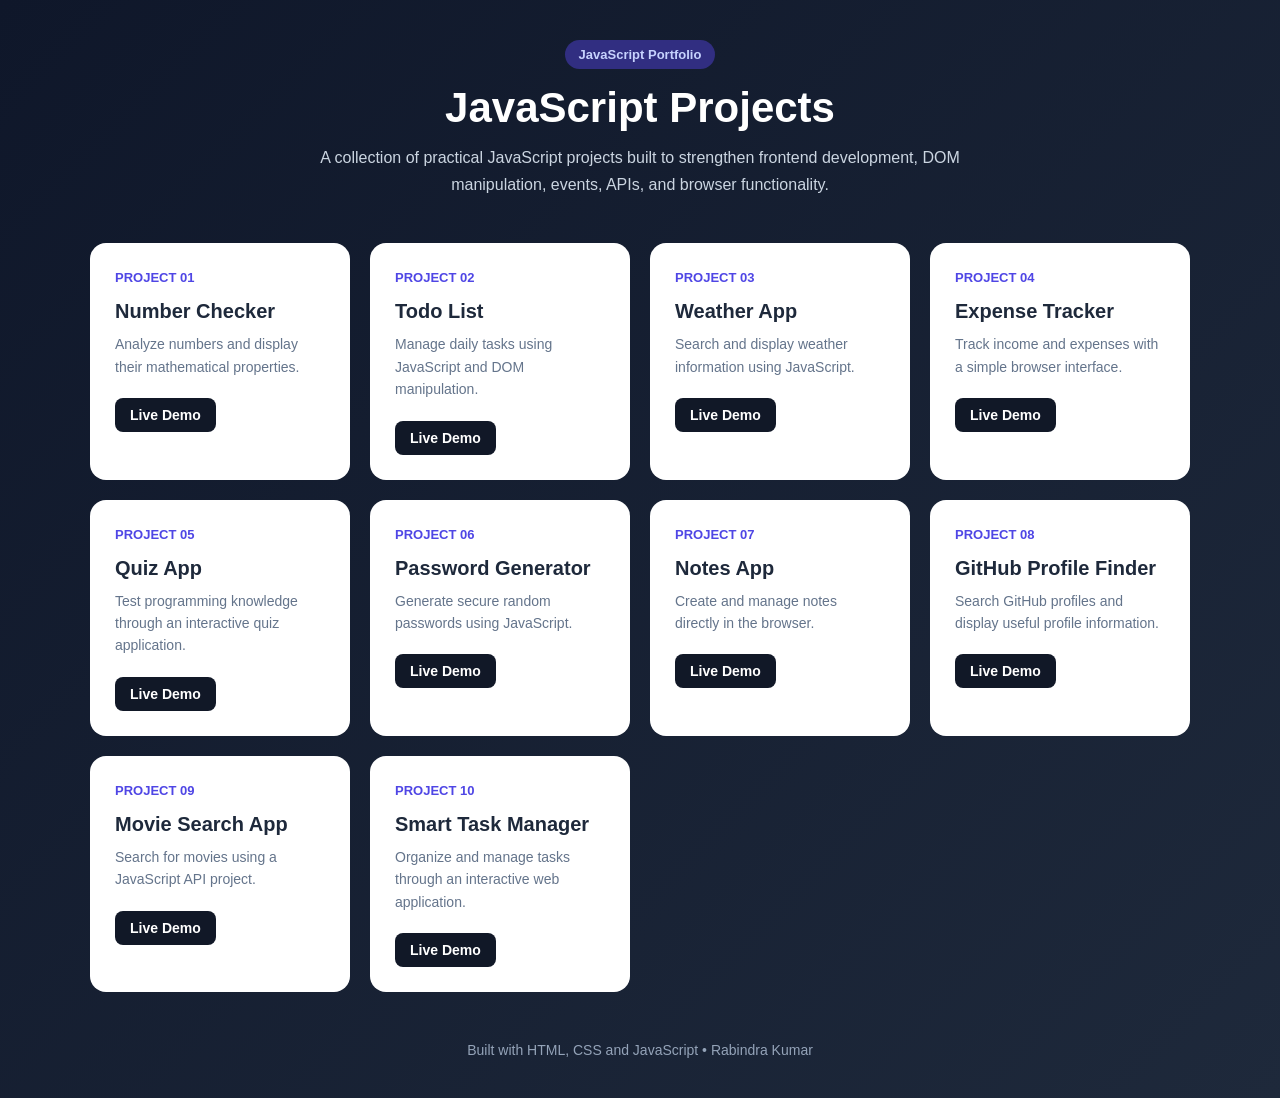
<file: index.html>
<!DOCTYPE html>
<html lang="en">
<head>
    <meta charset="UTF-8">

    <meta
        name="viewport"
        content="width=device-width, initial-scale=1.0"
    >

    <meta
        name="description"
        content="Rabindra Kumar's JavaScript Projects - Practical JavaScript projects built with HTML, CSS and JavaScript."
    >

    <title>JavaScript Projects | Rabindra Kumar</title>

    <style>
        * {
            margin: 0;
            padding: 0;
            box-sizing: border-box;
        }

        body {
            font-family:
                Arial,
                Helvetica,
                sans-serif;

            min-height: 100vh;
            padding: 40px 20px;

            background:
                linear-gradient(
                    135deg,
                    #0f172a,
                    #1e293b
                );

            color: #ffffff;
        }

        .container {
            width: 100%;
            max-width: 1100px;
            margin: auto;
        }

        header {
            text-align: center;
            margin-bottom: 45px;
        }

        .badge {
            display: inline-block;
            padding: 7px 14px;
            margin-bottom: 15px;

            border-radius: 20px;

            background: #312e81;
            color: #c7d2fe;

            font-size: 13px;
            font-weight: 600;
        }

        h1 {
            font-size: 42px;
            margin-bottom: 12px;
        }

        header p {
            max-width: 650px;
            margin: auto;

            color: #cbd5e1;
            line-height: 1.7;
        }

        .projects {
            display: grid;

            grid-template-columns:
                repeat(
                    auto-fit,
                    minmax(250px, 1fr)
                );

            gap: 20px;
        }

        .card {
            padding: 25px;

            background: #ffffff;
            color: #1e293b;

            border-radius: 16px;

            transition:
                transform 0.2s ease,
                box-shadow 0.2s ease;
        }

        .card:hover {
            transform: translateY(-5px);

            box-shadow:
                0 15px 35px
                rgba(0, 0, 0, 0.25);
        }

        .number {
            display: inline-block;

            margin-bottom: 15px;

            font-size: 13px;
            font-weight: 700;

            color: #4f46e5;
        }

        .card h2 {
            margin-bottom: 10px;
            font-size: 20px;
        }

        .card p {
            margin-bottom: 20px;

            color: #64748b;
            font-size: 14px;
            line-height: 1.6;
        }

        .btn {
            display: inline-block;

            padding: 9px 15px;

            border-radius: 8px;

            background: #111827;
            color: #ffffff;

            text-decoration: none;

            font-size: 14px;
            font-weight: 600;
        }

        .btn:hover {
            background: #374151;
        }

        footer {
            margin-top: 50px;

            text-align: center;

            color: #94a3b8;
            font-size: 14px;
        }

        @media (max-width: 600px) {
            body {
                padding: 25px 15px;
            }

            h1 {
                font-size: 32px;
            }

            .projects {
                grid-template-columns: 1fr;
            }
        }
    </style>
</head>

<body>

    <main class="container">

        <header>
            <span class="badge">
                JavaScript Portfolio
            </span>

            <h1>
                JavaScript Projects
            </h1>

            <p>
                A collection of practical JavaScript projects
                built to strengthen frontend development,
                DOM manipulation, events, APIs, and browser
                functionality.
            </p>
        </header>

        <section class="projects">

            <article class="card">
                <span class="number">PROJECT 01</span>

                <h2>Number Checker</h2>

                <p>
                    Analyze numbers and display their
                    mathematical properties.
                </p>

                <a
                    class="btn"
                    href="./Number-CheckerProject/"
                >
                    Live Demo
                </a>
            </article>

            <article class="card">
                <span class="number">PROJECT 02</span>

                <h2>Todo List</h2>

                <p>
                    Manage daily tasks using JavaScript
                    and DOM manipulation.
                </p>

                <a
                    class="btn"
                    href="./Todo-ListProject/"
                >
                    Live Demo
                </a>
            </article>

            <article class="card">
                <span class="number">PROJECT 03</span>

                <h2>Weather App</h2>

                <p>
                    Search and display weather information
                    using JavaScript.
                </p>

                <a
                    class="btn"
                    href="./Weather-App/"
                >
                    Live Demo
                </a>
            </article>

            <article class="card">
                <span class="number">PROJECT 04</span>

                <h2>Expense Tracker</h2>

                <p>
                    Track income and expenses with a
                    simple browser interface.
                </p>

                <a
                    class="btn"
                    href="./Expense-Tracker/"
                >
                    Live Demo
                </a>
            </article>

            <article class="card">
                <span class="number">PROJECT 05</span>

                <h2>Quiz App</h2>

                <p>
                    Test programming knowledge through
                    an interactive quiz application.
                </p>

                <a
                    class="btn"
                    href="./Quiz%20App/"
                >
                    Live Demo
                </a>
            </article>

            <article class="card">
                <span class="number">PROJECT 06</span>

                <h2>Password Generator</h2>

                <p>
                    Generate secure random passwords
                    using JavaScript.
                </p>

                <a
                    class="btn"
                    href="./Password-Generator/"
                >
                    Live Demo
                </a>
            </article>

            <article class="card">
                <span class="number">PROJECT 07</span>

                <h2>Notes App</h2>

                <p>
                    Create and manage notes directly
                    in the browser.
                </p>

                <a
                    class="btn"
                    href="./Notes%20App/"
                >
                    Live Demo
                </a>
            </article>

            <article class="card">
                <span class="number">PROJECT 08</span>

                <h2>GitHub Profile Finder</h2>

                <p>
                    Search GitHub profiles and display
                    useful profile information.
                </p>

                <a
                    class="btn"
                    href="./GitHub%20Profile%20Finder/"
                >
                    Live Demo
                </a>
            </article>

            <article class="card">
                <span class="number">PROJECT 09</span>

                <h2>Movie Search App</h2>

                <p>
                    Search for movies using a
                    JavaScript API project.
                </p>

                <a
                    class="btn"
                    href="./Movie%20Search%20App/"
                >
                    Live Demo
                </a>
            </article>

            <article class="card">
                <span class="number">PROJECT 10</span>

                <h2>Smart Task Manager</h2>

                <p>
                    Organize and manage tasks through
                    an interactive web application.
                </p>

                <a
                    class="btn"
                    href="./Smart-Task-Manager/"
                >
                    Live Demo
                </a>
            </article>

        </section>

        <footer>
            Built with HTML, CSS and JavaScript
            • Rabindra Kumar
        </footer>

    </main>

</body>
</html>
</file>
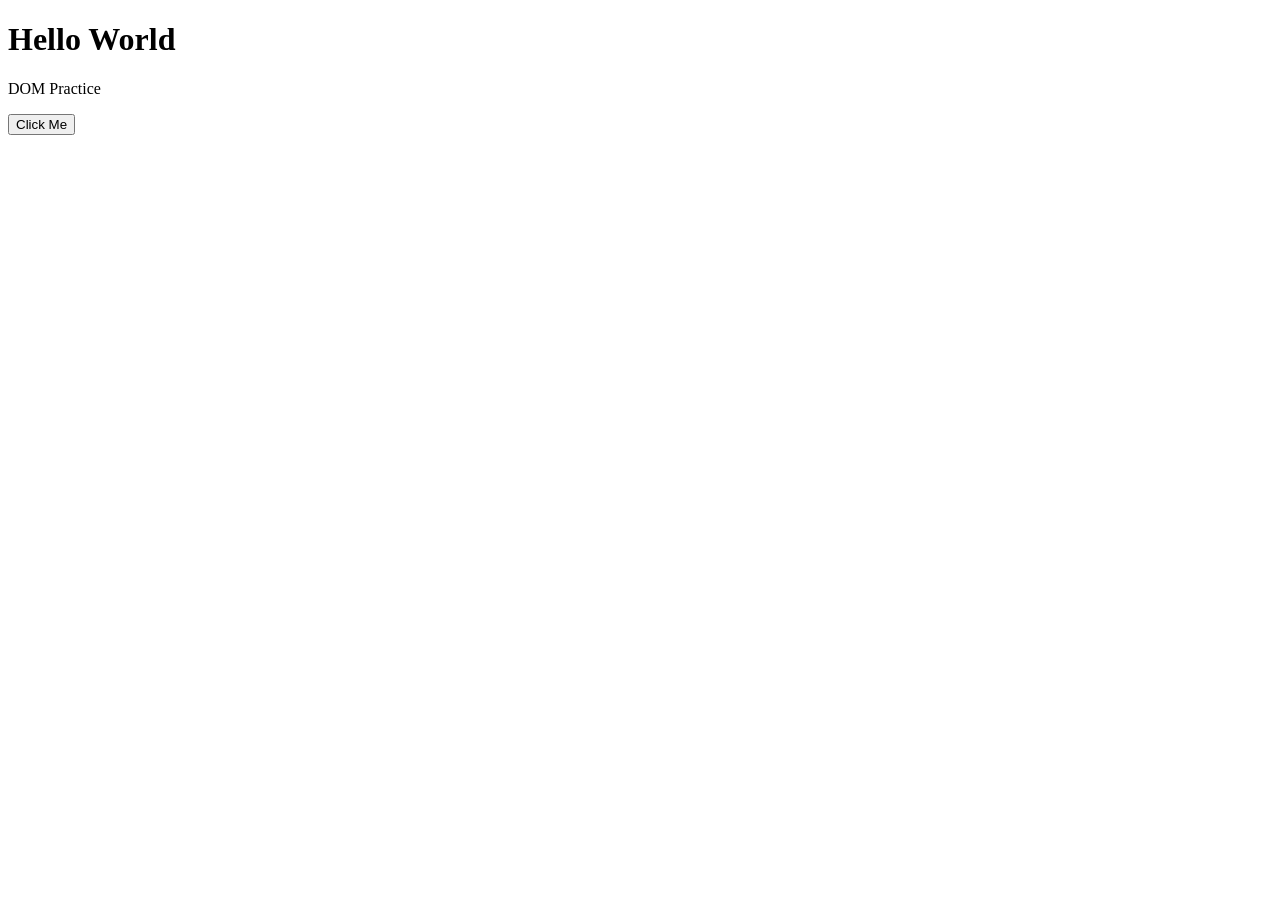
<file: DOM-Manipulation/index.html>
<!DOCTYPE html>
<html>
<head>
    <title>DOM Practice</title>
</head>
<body>

    <h1 id="title">Hello World</h1>
    <p id="text">DOM Practice</p>

    <div id="container"></div>

    <button id="btn">Click Me</button>

    <script src="select-elements.js"></script>
</body>
</html>
</file>
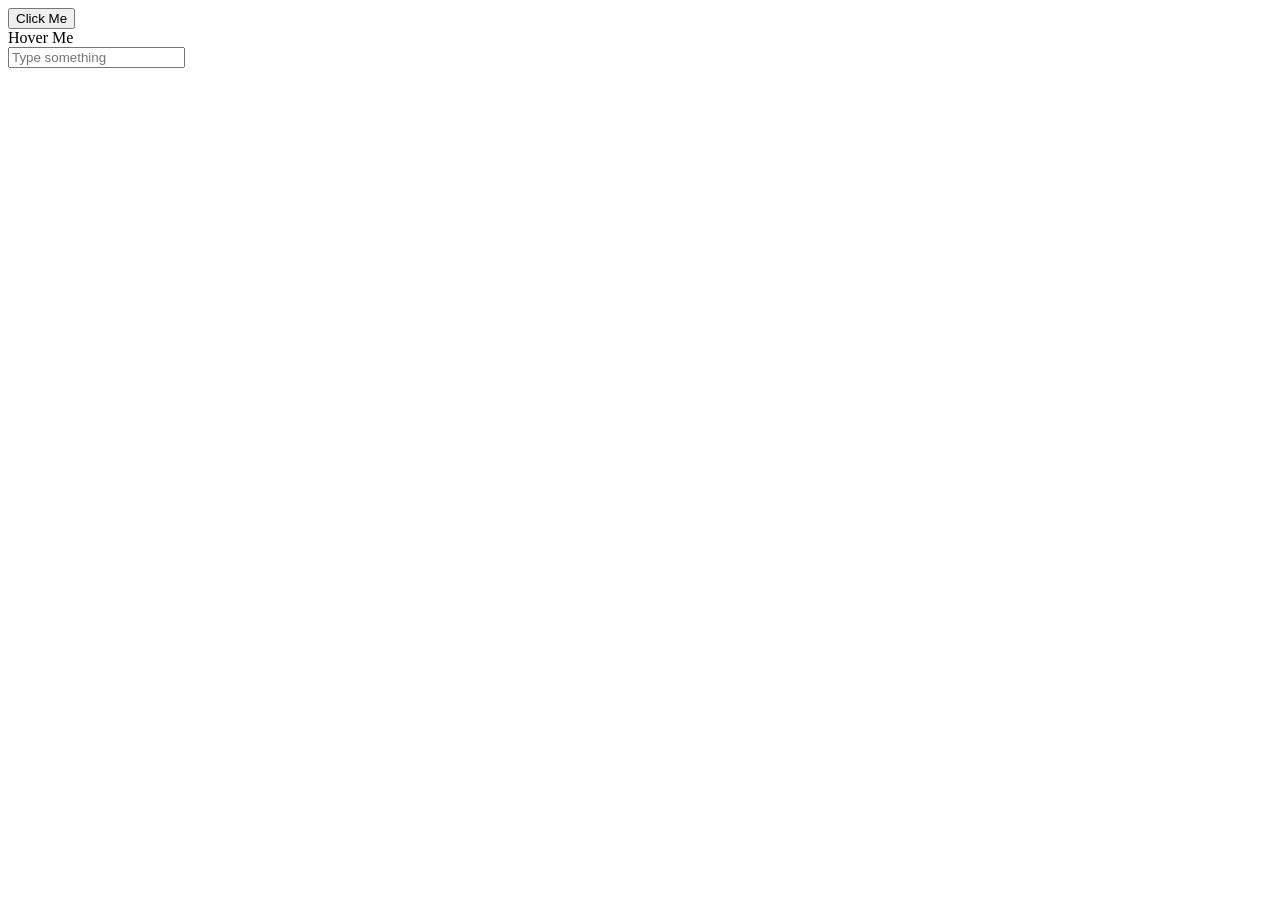
<file: Events/index.html>
<!DOCTYPE html>
<html>
<head>
    <title>Events Practice</title>
</head>
<body>

    <button id="btn">Click Me</button>

    <div id="box">Hover Me</div>

    <input id="input" placeholder="Type something">

    <script src="click-event.js"></script>
</body>
</html>
</file>
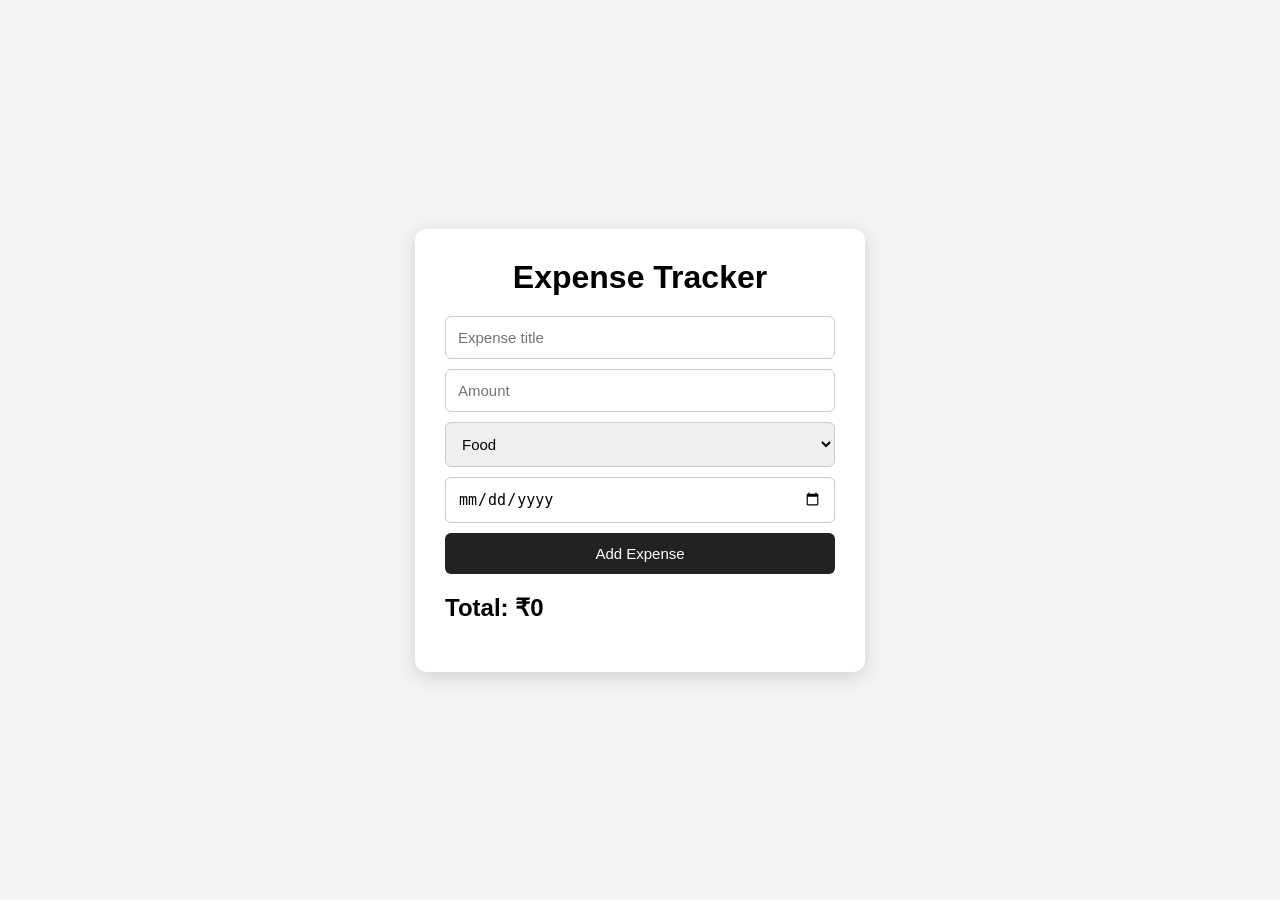
<file: Expense-Tracker/index.html>
<!DOCTYPE html>
<html lang="en">
<head>
    <meta charset="UTF-8">
    <meta name="viewport" content="width=device-width, initial-scale=1.0">
    <title>Expense Tracker</title>
    <link rel="stylesheet" href="style.css">
</head>
<body>

    <div class="container">
        <h1>Expense Tracker</h1>

        <form id="expenseForm">
            <input type="text" id="title" placeholder="Expense title" required>

            <input type="number" id="amount" placeholder="Amount" min="0" required>

            <select id="category">
                <option value="Food">Food</option>
                <option value="Travel">Travel</option>
                <option value="Shopping">Shopping</option>
                <option value="Other">Other</option>
            </select>

            <input type="date" id="date" required>

            <button type="submit">Add Expense</button>
        </form>

        <h2>Total: ₹<span id="total">0</span></h2>

        <ul id="expenseList"></ul>
    </div>

    <script src="script.js"></script>
</body>
</html>
</file>
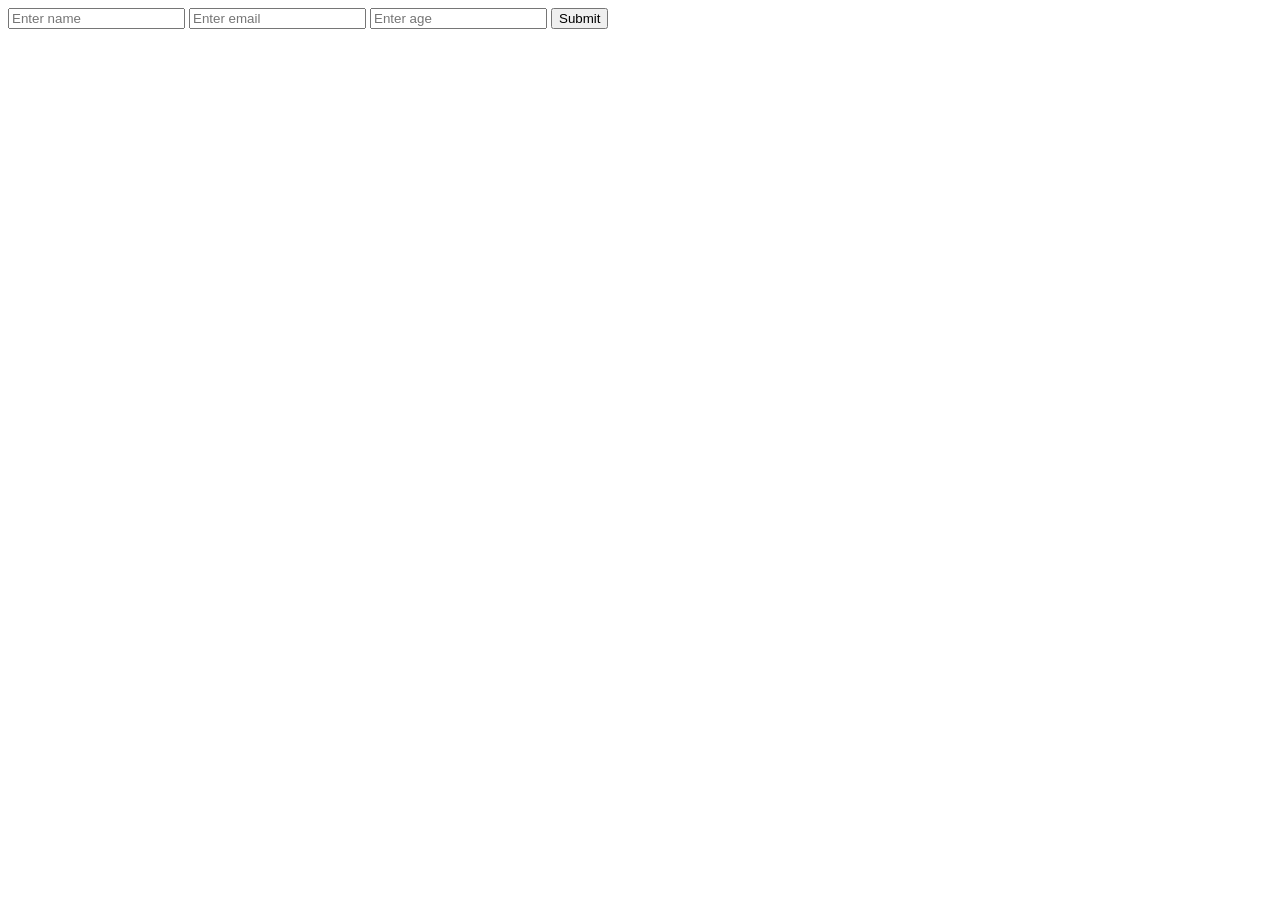
<file: Form-Handling/index.html>
<!DOCTYPE html>
<html>
<head>
    <title>Form Handling Practice</title>
</head>
<body>

    <form id="userForm">

     <input id="name" name="name" type="text" placeholder="Enter name">
<input id="email" name="email" type="email" placeholder="Enter email">
<input id="age" name="age" type="number" placeholder="Enter age">

        <button type="submit">Submit</button>

    </form>

    <p id="result"></p>

    <script src="form-submit.js"></script>
</body>
</html>
</file>
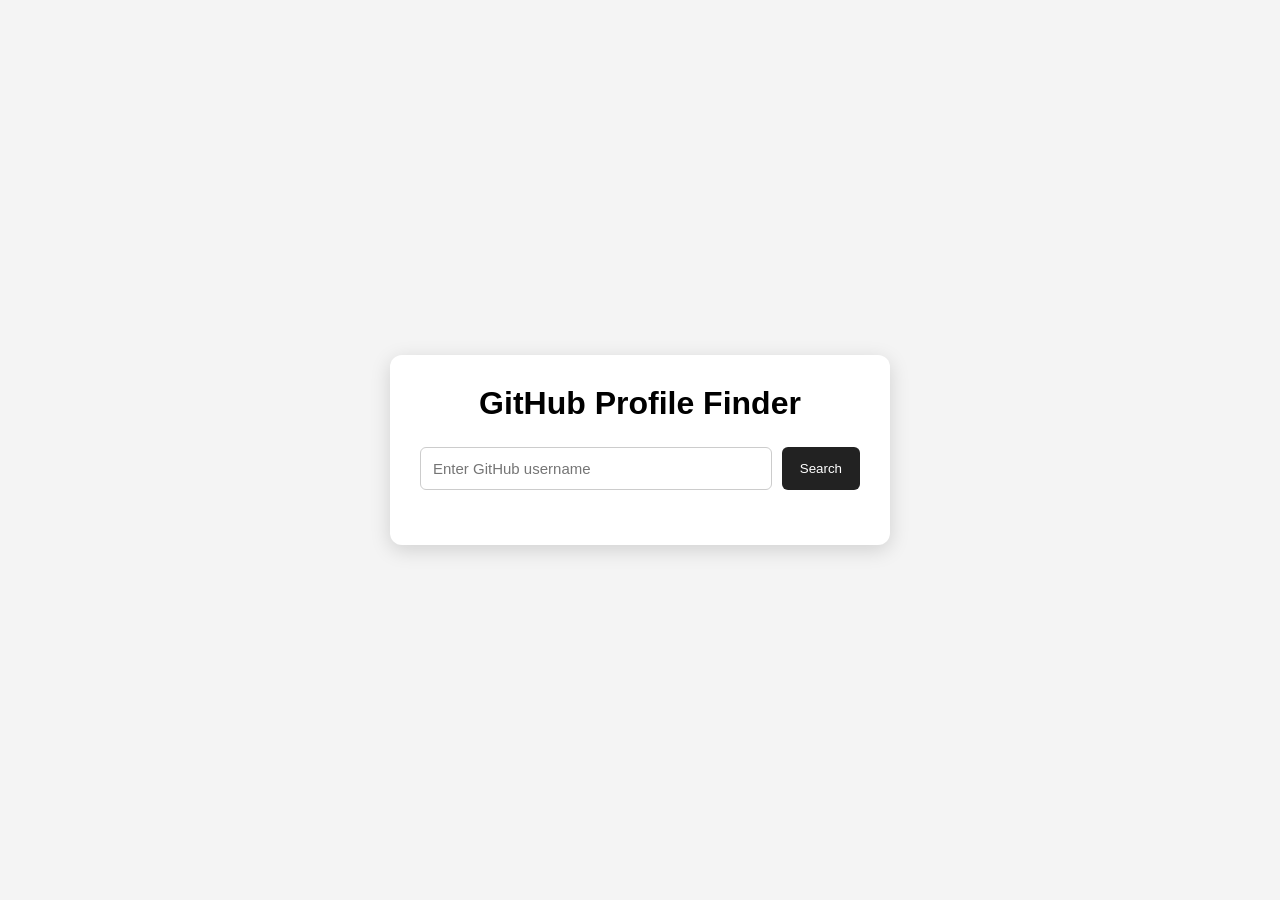
<file: GitHub Profile Finder/index.html>
<!DOCTYPE html>
<html lang="en">
<head>
    <meta charset="UTF-8">
    <meta name="viewport" content="width=device-width, initial-scale=1.0">
    <title>GitHub Profile Finder</title>
    <link rel="stylesheet" href="style.css">
</head>
<body>

    <div class="container">
        <h1>GitHub Profile Finder</h1>

        <div class="search-box">
            <input
                type="text"
                id="usernameInput"
                placeholder="Enter GitHub username"
            >
            <button id="searchBtn">Search</button>
        </div>

        <p id="message"></p>

        <div id="profile"></div>
    </div>

    <script src="script.js"></script>
</body>
</html>
</file>
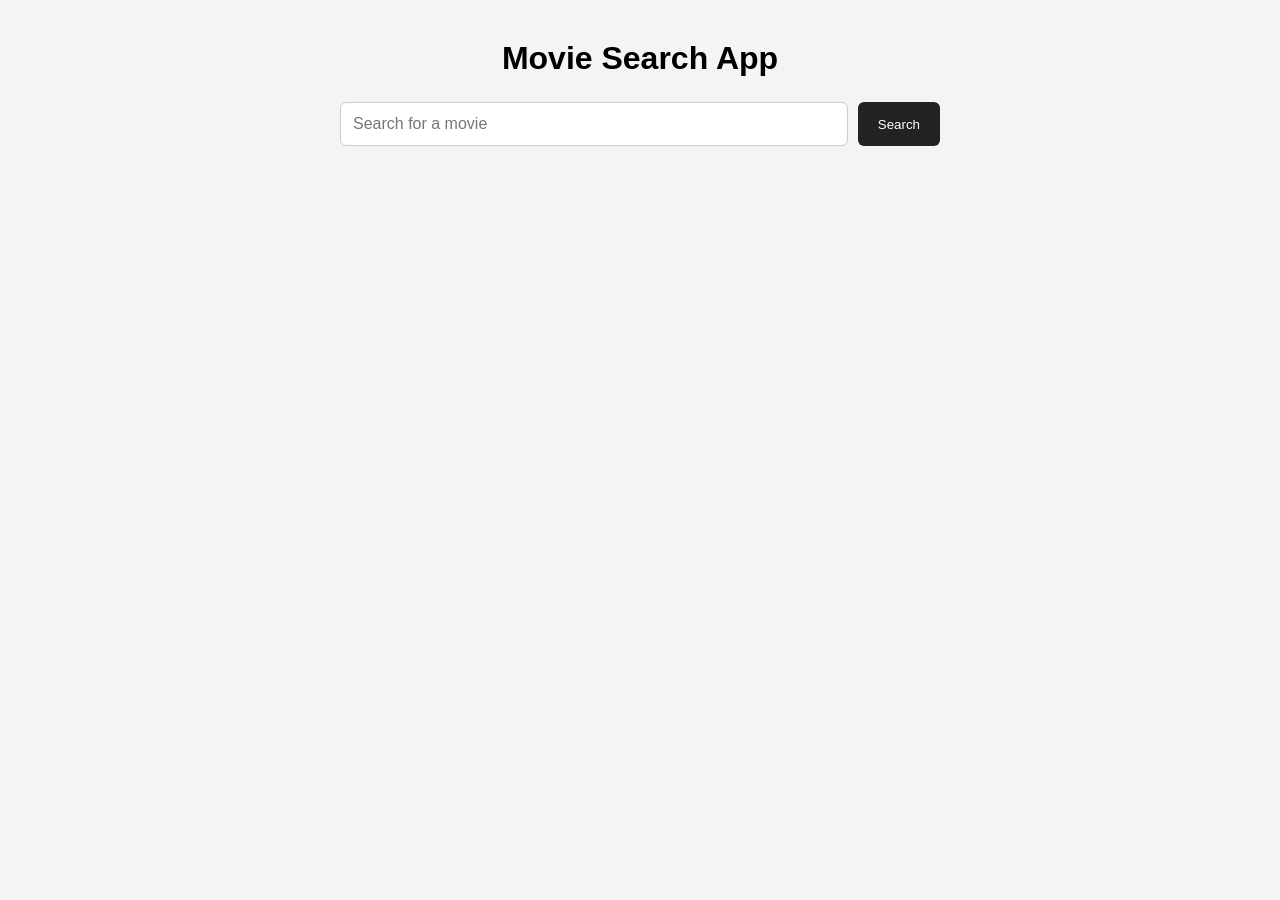
<file: Movie Search App/index.html>
<!DOCTYPE html>
<html lang="en">
<head>
    <meta charset="UTF-8">
    <meta name="viewport" content="width=device-width, initial-scale=1.0">
    <title>Movie Search App</title>
    <link rel="stylesheet" href="style.css">
</head>
<body>

    <div class="container">
        <h1>Movie Search App</h1>

        <div class="search-box">
            <input
                type="text"
                id="movieInput"
                placeholder="Search for a movie"
            >
            <button id="searchBtn">Search</button>
        </div>

        <p id="message"></p>

        <div id="movies"></div>
    </div>

    <script src="script.js"></script>
</body>
</html>
</file>
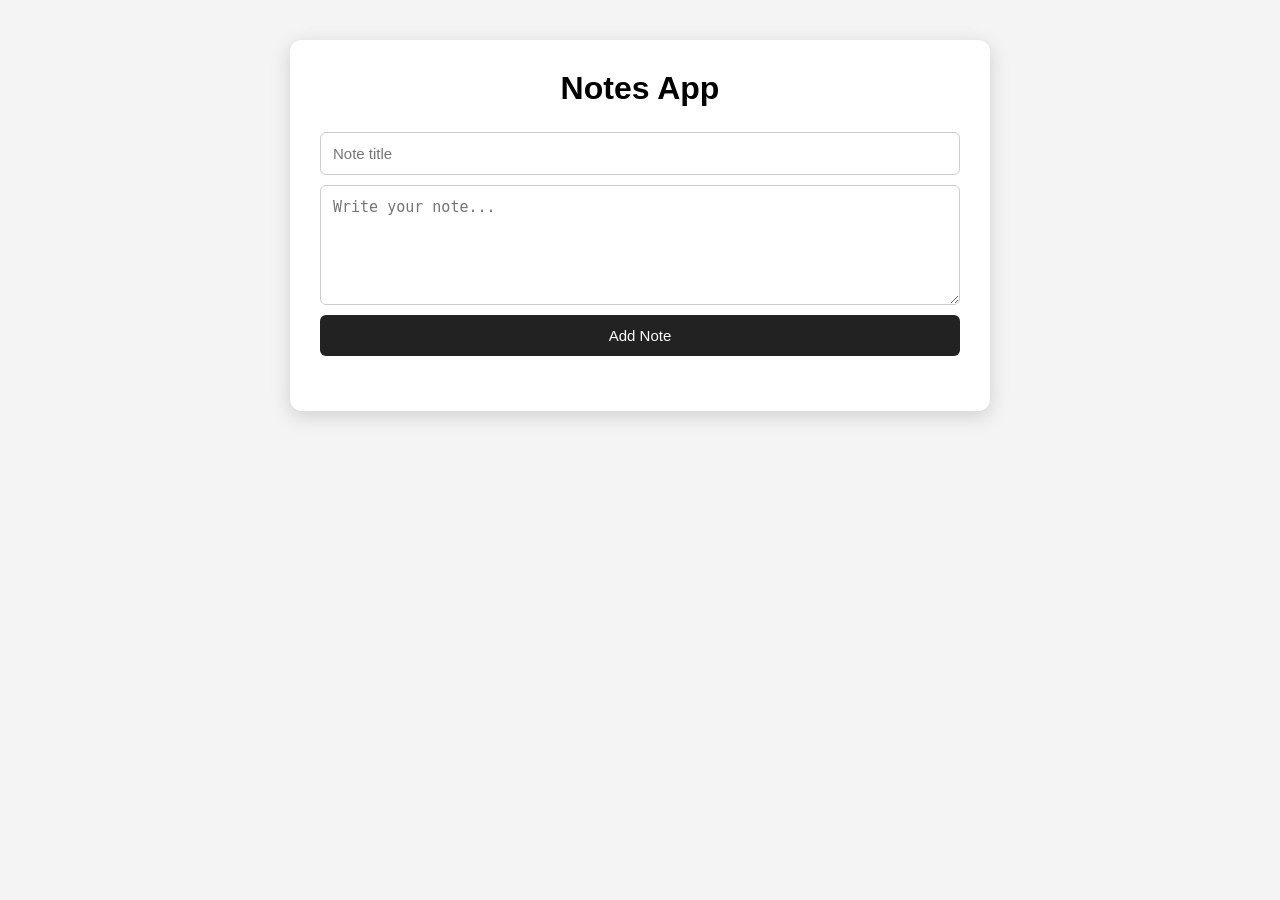
<file: Notes App/index.html>
<!DOCTYPE html>
<html lang="en">
<head>
    <meta charset="UTF-8">
    <meta name="viewport" content="width=device-width, initial-scale=1.0">
    <title>Notes App</title>
    <link rel="stylesheet" href="style.css">
</head>
<body>

    <div class="container">
        <h1>Notes App</h1>

        <div class="input-box">
            <input type="text" id="titleInput" placeholder="Note title">
            <textarea id="noteInput" placeholder="Write your note..."></textarea>
            <button id="addBtn">Add Note</button>
        </div>

        <div id="notesContainer"></div>
    </div>

    <script src="script.js"></script>
</body>
</html>
</file>
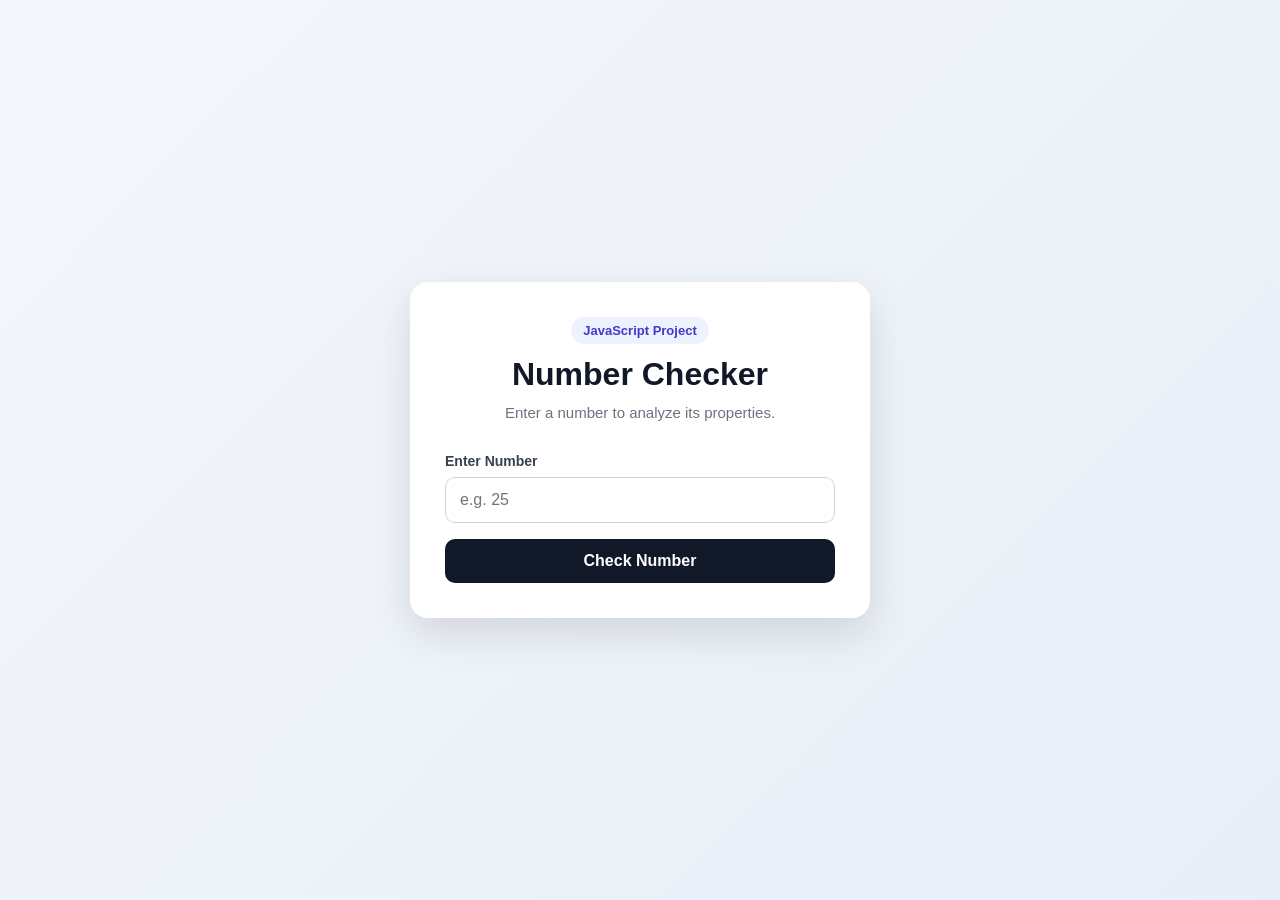
<file: Number-CheckerProject/index.html>
<!DOCTYPE html>
<html lang="en">
<head>
    <meta charset="UTF-8">

    <meta
        name="viewport"
        content="width=device-width, initial-scale=1.0"
    >

    <meta
        name="description"
        content="Number Checker - Check whether a number is positive, negative, zero, even, or odd."
    >

    <title>Number Checker | JavaScript Project</title>

    <link rel="stylesheet" href="style.css">
</head>

<body>

    <main class="container">

        <div class="header">
            <span class="badge">JavaScript Project</span>

            <h1>Number Checker</h1>

            <p>
                Enter a number to analyze its properties.
            </p>
        </div>


        <div class="input-group">

            <label for="numberInput">
                Enter Number
            </label>

            <input
                type="number"
                id="numberInput"
                placeholder="e.g. 25"
                autocomplete="off"
            >

        </div>


        <button id="checkBtn">
            Check Number
        </button>


        <div
            id="result"
            class="result"
            aria-live="polite"
        ></div>

    </main>


    <script src="script.js"></script>

</body>
</html>
</file>
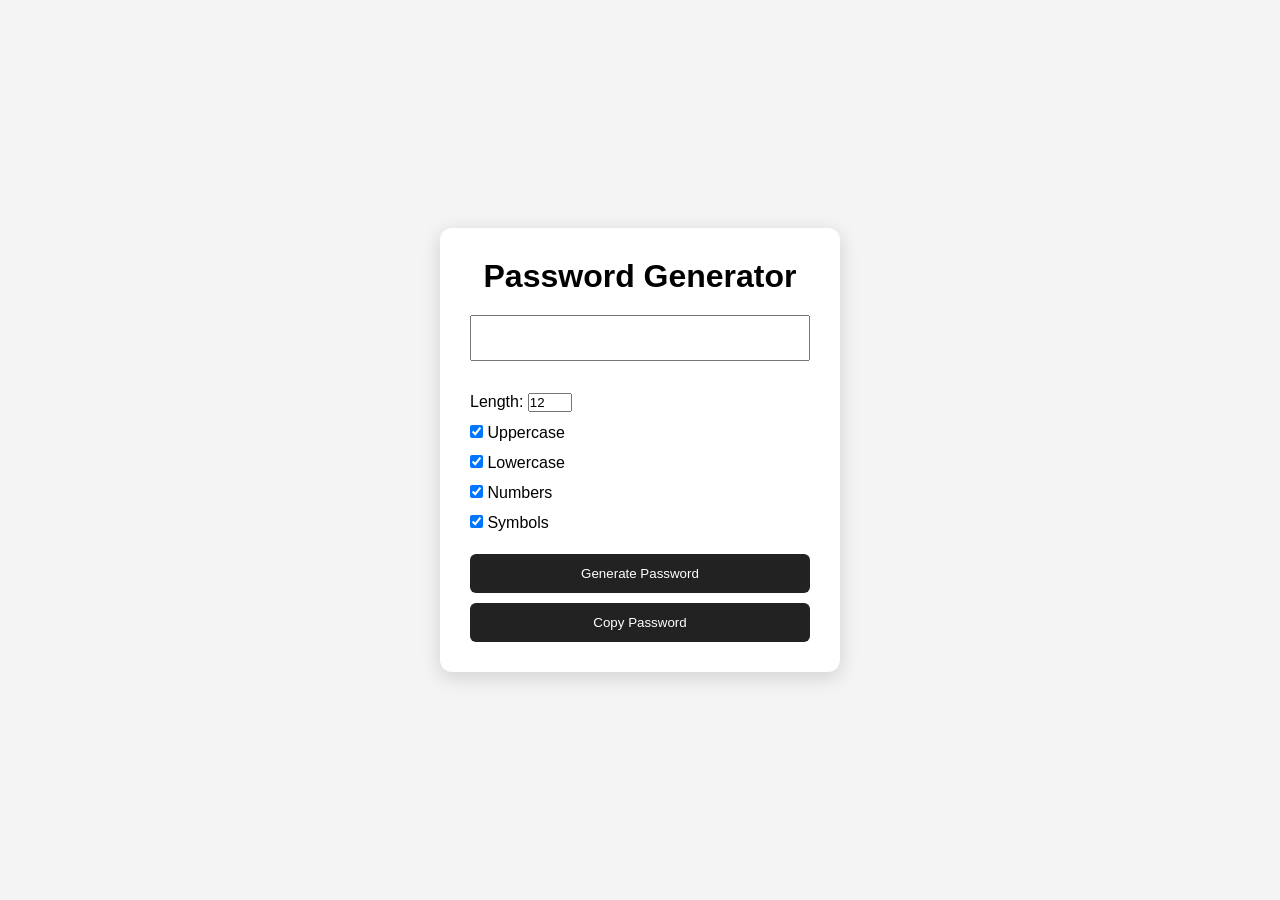
<file: Password-Generator/index.html>
<!DOCTYPE html>
<html lang="en">
<head>
    <meta charset="UTF-8">
    <meta name="viewport" content="width=device-width, initial-scale=1.0">
    <title>Password Generator</title>
    <link rel="stylesheet" href="style.css">
</head>
<body>

    <div class="container">
        <h1>Password Generator</h1>

        <input type="text" id="password" readonly>

        <label>
            Length:
            <input type="number" id="length" min="4" max="30" value="12">
        </label>

        <label>
            <input type="checkbox" id="uppercase" checked>
            Uppercase
        </label>

        <label>
            <input type="checkbox" id="lowercase" checked>
            Lowercase
        </label>

        <label>
            <input type="checkbox" id="numbers" checked>
            Numbers
        </label>

        <label>
            <input type="checkbox" id="symbols" checked>
            Symbols
        </label>

        <button id="generateBtn">Generate Password</button>
        <button id="copyBtn">Copy Password</button>
    </div>

    <script src="script.js"></script>
</body>
</html>
</file>
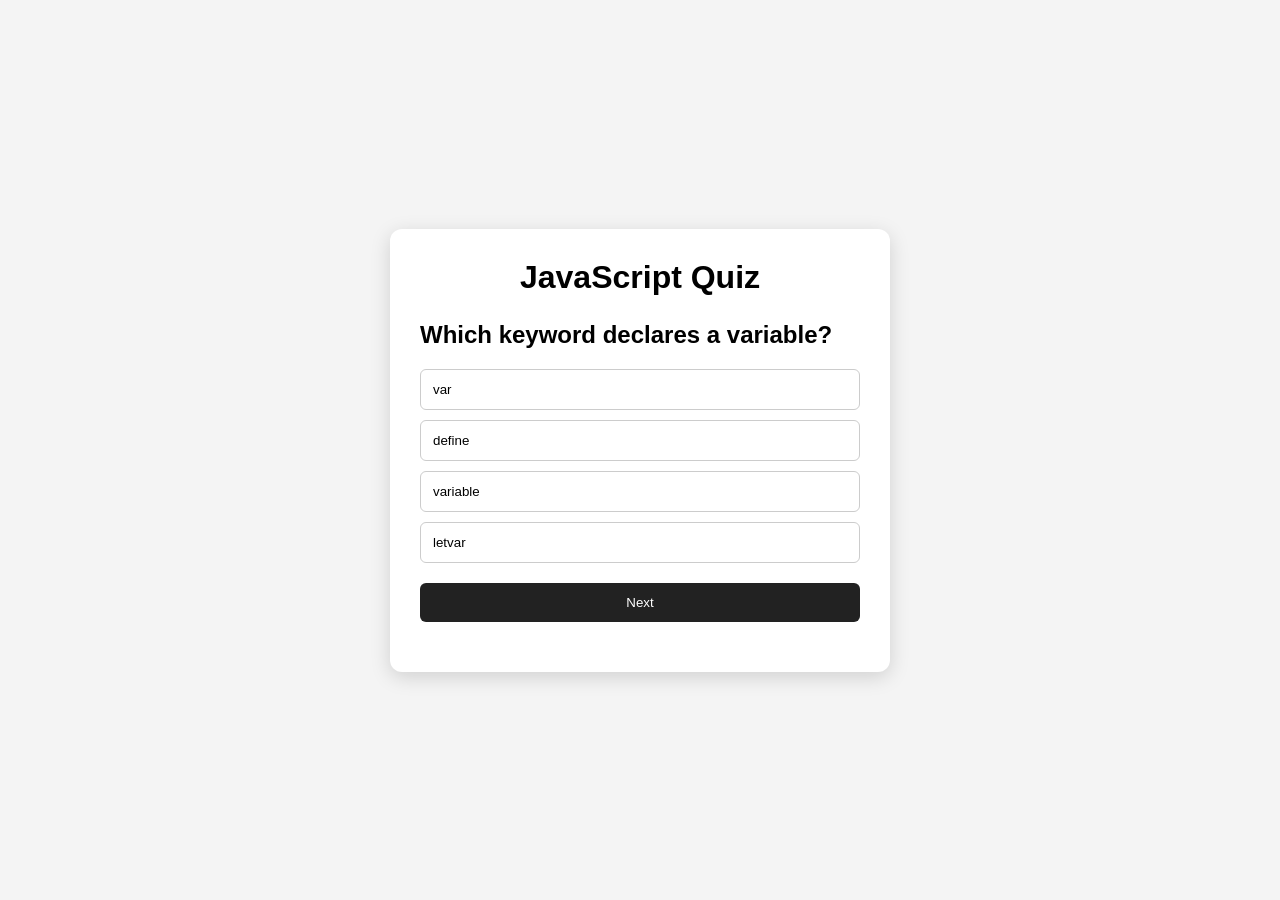
<file: Quiz App/index.html>
<!DOCTYPE html>
<html lang="en">
<head>
    <meta charset="UTF-8">
    <meta name="viewport" content="width=device-width, initial-scale=1.0">
    <title>Quiz App</title>
    <link rel="stylesheet" href="style.css">
</head>
<body>

    <div class="container">
        <h1>JavaScript Quiz</h1>

        <div id="quiz">
            <h2 id="question"></h2>

            <div id="options"></div>

            <button id="nextBtn">Next</button>

            <p id="score"></p>
        </div>
    </div>

    <script src="script.js"></script>
</body>
</html>
</file>
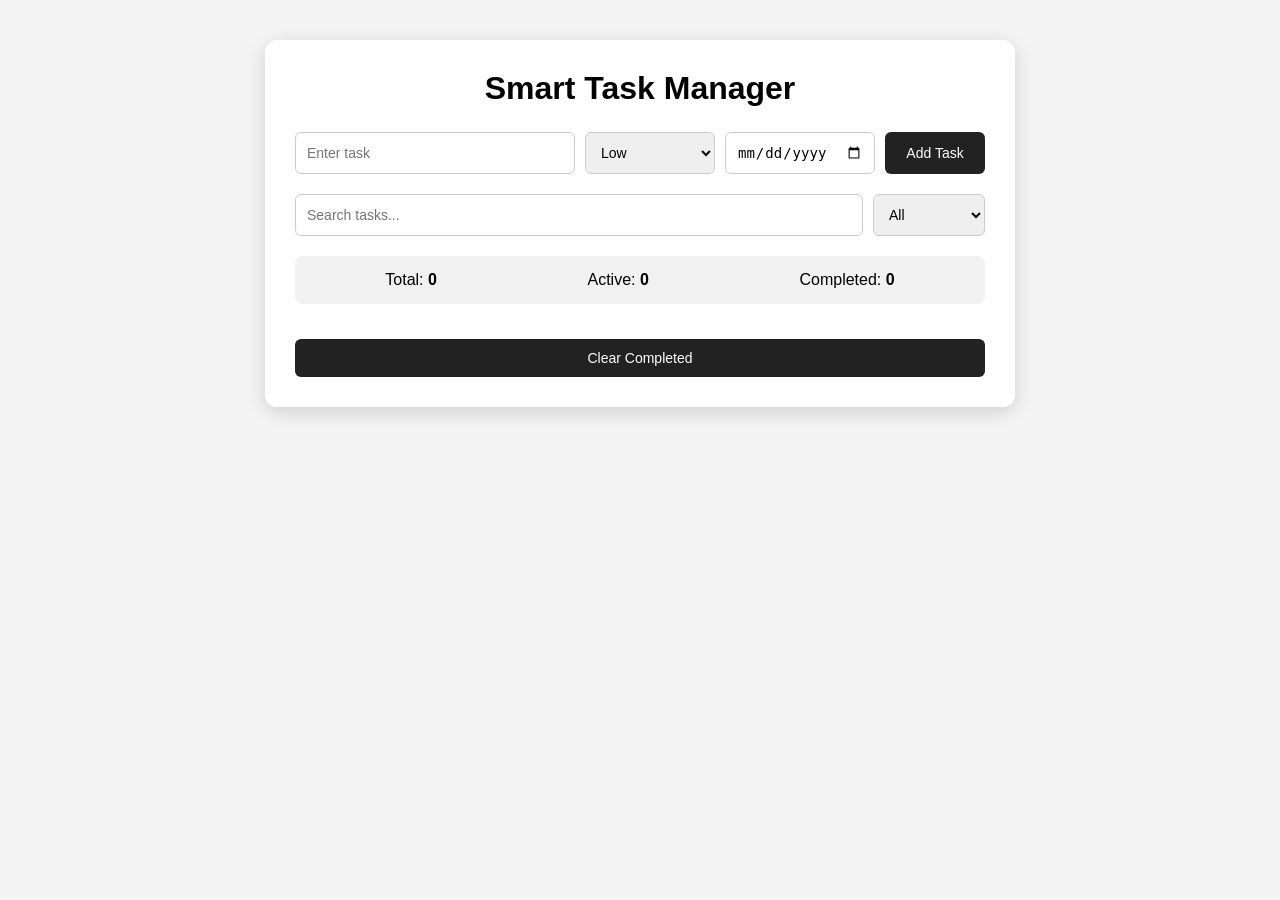
<file: Smart-Task-Manager/index.html>
<!DOCTYPE html>
<html lang="en">
<head>
    <meta charset="UTF-8">
    <meta name="viewport" content="width=device-width, initial-scale=1.0">
    <title>Smart Task Manager</title>
    <link rel="stylesheet" href="style.css">
</head>
<body>

    <div class="container">

        <h1>Smart Task Manager</h1>

        <form id="taskForm">

            <input
                type="text"
                id="taskInput"
                placeholder="Enter task"
            >

            <select id="priorityInput">
                <option value="Low">Low</option>
                <option value="Medium">Medium</option>
                <option value="High">High</option>
            </select>

            <input
                type="date"
                id="dateInput"
            >

            <button type="submit">Add Task</button>

        </form>

        <div class="controls">

            <input
                type="text"
                id="searchInput"
                placeholder="Search tasks..."
            >

            <select id="filterInput">
                <option value="all">All</option>
                <option value="active">Active</option>
                <option value="completed">Completed</option>
            </select>

        </div>

        <div class="stats">
            <span>Total: <strong id="totalCount">0</strong></span>
            <span>Active: <strong id="activeCount">0</strong></span>
            <span>Completed: <strong id="completedCount">0</strong></span>
        </div>

        <div id="taskList"></div>

        <button id="clearCompleted">
            Clear Completed
        </button>

    </div>

    <script src="script.js"></script>
</body>
</html>
</file>
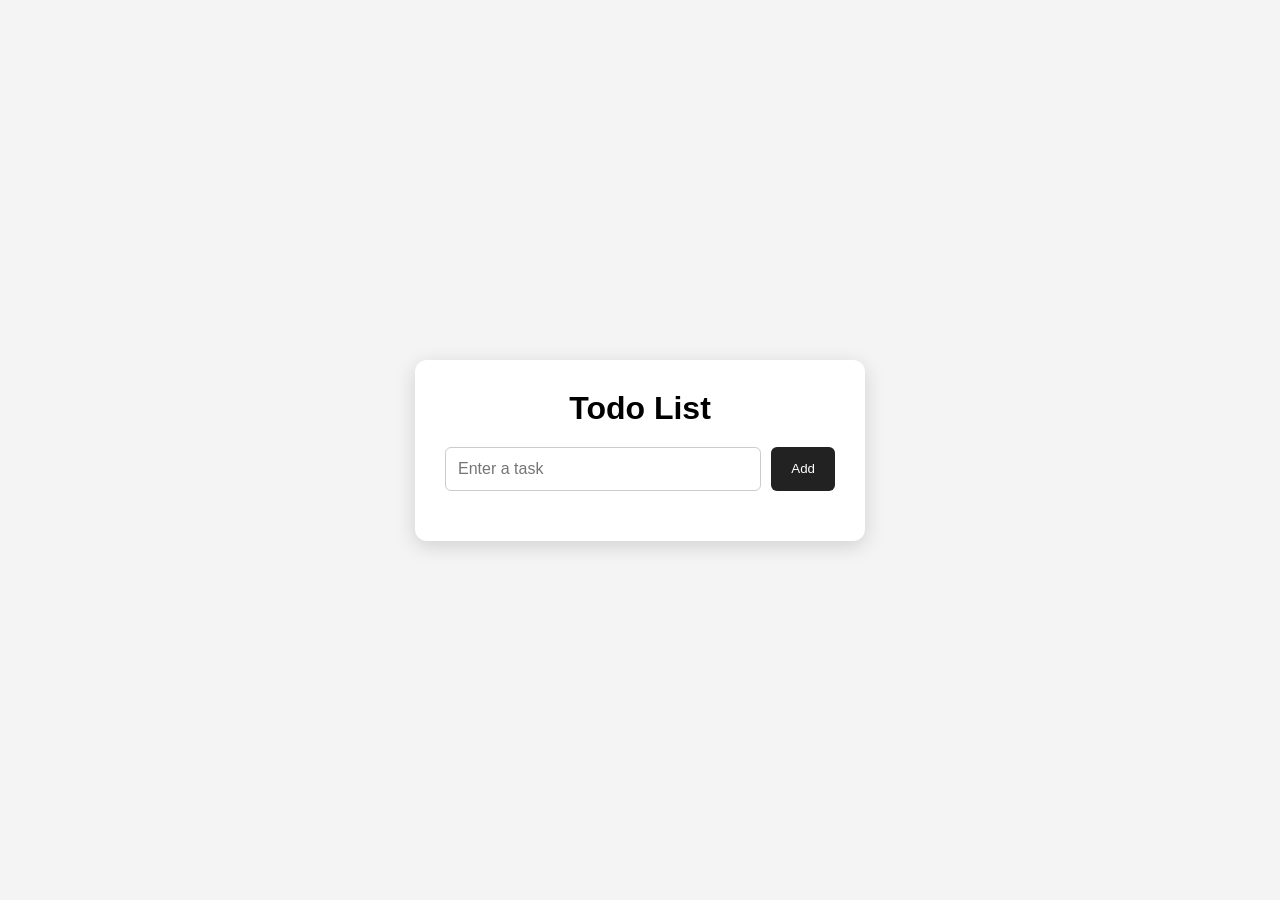
<file: Todo-ListProject/index.html>
<!DOCTYPE html>
<html lang="en">
<head>
    <meta charset="UTF-8">
    <meta name="viewport" content="width=device-width, initial-scale=1.0">
    <title>Todo List</title>
    <link rel="stylesheet" href="style.css">
</head>
<body>

    <div class="container">
        <h1>Todo List</h1>

        <div class="input-box">
            <input type="text" id="taskInput" placeholder="Enter a task">
            <button id="addBtn">Add</button>
        </div>

        <ul id="taskList"></ul>
    </div>

    <script src="script.js"></script>
</body>
</html>
</file>
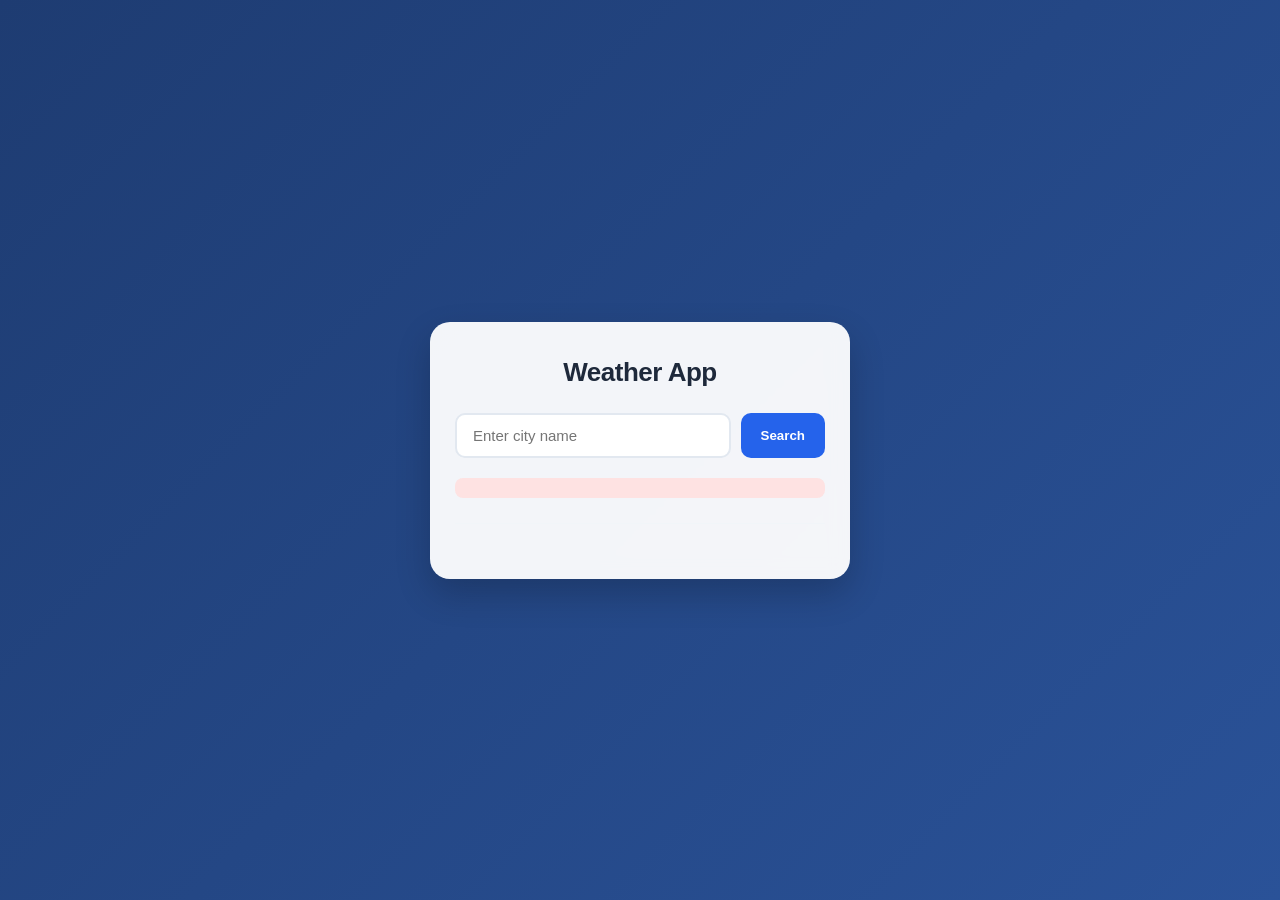
<file: Weather-App/index.html>
<!DOCTYPE html>
<html lang="en">
<head>
    <meta charset="UTF-8">
    <meta name="viewport" content="width=device-width, initial-scale=1.0">
    <title>Weather App</title>
    <link rel="stylesheet" href="style.css">
</head>
<body>

    <div class="container">
        <h1>Weather App</h1>

        <div class="search-box">
            <input
                type="text"
                id="cityInput"
                placeholder="Enter city name"
            >
            <button id="searchBtn">Search</button>
        </div>

        <div id="loading"></div>
        <div id="error"></div>
        <div id="weather"></div>
    </div>

    <script src="script.js"></script>
</body>
</html>
</file>
<file: Expense-Tracker/style.css>
* {
    margin: 0;
    padding: 0;
    box-sizing: border-box;
}

body {
    font-family: Arial, sans-serif;
    background: #f4f4f4;
    min-height: 100vh;
    display: flex;
    justify-content: center;
    align-items: center;
}

.container {
    width: 450px;
    background: white;
    padding: 30px;
    border-radius: 12px;
    box-shadow: 0 5px 20px rgba(0, 0, 0, 0.15);
}

h1 {
    text-align: center;
    margin-bottom: 20px;
}

form {
    display: flex;
    flex-direction: column;
    gap: 10px;
}

input,
select,
button {
    padding: 12px;
    font-size: 15px;
    border-radius: 6px;
}

input,
select {
    border: 1px solid #ccc;
}

button {
    border: none;
    background: #222;
    color: white;
    cursor: pointer;
}

h2 {
    margin: 20px 0;
}

#expenseList {
    list-style: none;
}

.expense {
    display: flex;
    justify-content: space-between;
    align-items: center;
    padding: 12px;
    margin-bottom: 10px;
    background: #f1f1f1;
    border-radius: 6px;
}

.expense-info {
    display: flex;
    flex-direction: column;
    gap: 4px;
}

.delete-btn {
    background: #c62828;
}
</file>
<file: GitHub Profile Finder/style.css>
* {
    margin: 0;
    padding: 0;
    box-sizing: border-box;
}

body {
    font-family: Arial, sans-serif;
    background: #f4f4f4;
    min-height: 100vh;
    display: flex;
    justify-content: center;
    align-items: center;
    padding: 20px;
}

.container {
    width: 500px;
    background: white;
    padding: 30px;
    border-radius: 12px;
    box-shadow: 0 5px 20px rgba(0, 0, 0, 0.15);
}

h1 {
    text-align: center;
    margin-bottom: 25px;
}

.search-box {
    display: flex;
    gap: 10px;
}

#usernameInput {
    flex: 1;
    padding: 12px;
    border: 1px solid #ccc;
    border-radius: 6px;
    font-size: 15px;
}

#searchBtn {
    padding: 12px 18px;
    border: none;
    border-radius: 6px;
    background: #222;
    color: white;
    cursor: pointer;
}

#message {
    text-align: center;
    margin-top: 20px;
}

#profile {
    margin-top: 25px;
}

.profile-card {
    text-align: center;
}

.profile-card img {
    width: 120px;
    height: 120px;
    border-radius: 50%;
    margin-bottom: 15px;
}

.profile-card h2 {
    margin-bottom: 8px;
}

.profile-card p {
    margin: 8px 0;
}

.stats {
    display: flex;
    justify-content: space-around;
    margin-top: 20px;
    padding: 15px;
    background: #f1f1f1;
    border-radius: 8px;
}

.profile-link {
    display: inline-block;
    margin-top: 20px;
    padding: 10px 15px;
    background: #222;
    color: white;
    text-decoration: none;
    border-radius: 6px;
}
</file>
<file: Movie Search App/style.css>
* {
    margin: 0;
    padding: 0;
    box-sizing: border-box;
}

body {
    font-family: Arial, sans-serif;
    background: #f4f4f4;
    min-height: 100vh;
    padding: 40px 20px;
}

.container {
    max-width: 1000px;
    margin: auto;
}

h1 {
    text-align: center;
    margin-bottom: 25px;
}

.search-box {
    max-width: 600px;
    margin: auto;
    display: flex;
    gap: 10px;
}

#movieInput {
    flex: 1;
    padding: 12px;
    border: 1px solid #ccc;
    border-radius: 6px;
    font-size: 16px;
}

#searchBtn {
    padding: 12px 20px;
    border: none;
    border-radius: 6px;
    background: #222;
    color: white;
    cursor: pointer;
}

#message {
    text-align: center;
    margin: 25px 0;
}

#movies {
    display: grid;
    grid-template-columns: repeat(auto-fill, minmax(220px, 1fr));
    gap: 20px;
}

.movie-card {
    background: white;
    border-radius: 10px;
    overflow: hidden;
    box-shadow: 0 4px 12px rgba(0, 0, 0, 0.12);
}

.movie-card img {
    width: 100%;
    height: 300px;
    object-fit: cover;
}

.movie-info {
    padding: 15px;
}

.movie-info h2 {
    font-size: 18px;
    margin-bottom: 10px;
}

.movie-info p {
    margin: 6px 0;
}
</file>
<file: Notes App/style.css>
* {
    margin: 0;
    padding: 0;
    box-sizing: border-box;
}

body {
    font-family: Arial, sans-serif;
    background: #f4f4f4;
    min-height: 100vh;
    padding: 40px 20px;
}

.container {
    max-width: 700px;
    margin: auto;
    background: white;
    padding: 30px;
    border-radius: 12px;
    box-shadow: 0 5px 20px rgba(0, 0, 0, 0.15);
}

h1 {
    text-align: center;
    margin-bottom: 25px;
}

.input-box {
    display: flex;
    flex-direction: column;
    gap: 10px;
}

input,
textarea,
button {
    padding: 12px;
    font-size: 15px;
    border-radius: 6px;
}

input,
textarea {
    border: 1px solid #ccc;
}

textarea {
    min-height: 120px;
    resize: vertical;
}

button {
    border: none;
    background: #222;
    color: white;
    cursor: pointer;
}

#notesContainer {
    margin-top: 25px;
}

.note {
    padding: 15px;
    margin-bottom: 15px;
    background: #f1f1f1;
    border-radius: 8px;
}

.note h3 {
    margin-bottom: 8px;
}

.note p {
    margin-bottom: 12px;
    line-height: 1.5;
}

.delete-btn {
    background: #c62828;
}
</file>
<file: Number-CheckerProject/style.css>
* {
    margin: 0;
    padding: 0;
    box-sizing: border-box;
}

body {
    font-family:
        Arial,
        Helvetica,
        sans-serif;

    min-height: 100vh;

    display: flex;
    align-items: center;
    justify-content: center;

    padding: 20px;

    background:
        linear-gradient(
            135deg,
            #f4f7fb,
            #e8eef7
        );

    color: #1f2937;
}

.container {
    width: 100%;
    max-width: 460px;

    padding: 35px;

    background: #ffffff;

    border-radius: 18px;

    box-shadow:
        0 15px 40px
        rgba(0, 0, 0, 0.12);
}

.header {
    text-align: center;
    margin-bottom: 28px;
}

.badge {
    display: inline-block;

    padding: 6px 12px;
    margin-bottom: 12px;

    border-radius: 20px;

    background: #eef2ff;
    color: #4338ca;

    font-size: 13px;
    font-weight: 600;
}

h1 {
    margin-bottom: 8px;

    font-size: 32px;

    color: #111827;
}

.header p {
    color: #6b7280;

    font-size: 15px;

    line-height: 1.6;
}

.input-group {
    margin-bottom: 16px;
}

label {
    display: block;

    margin-bottom: 8px;

    font-size: 14px;
    font-weight: 600;

    color: #374151;
}

input {
    width: 100%;

    padding: 13px 14px;

    border: 1px solid #d1d5db;

    border-radius: 10px;

    outline: none;

    font-size: 16px;

    transition:
        border-color 0.2s ease,
        box-shadow 0.2s ease;
}

input:focus {
    border-color: #4f46e5;

    box-shadow:
        0 0 0 3px
        rgba(79, 70, 229, 0.12);
}

button {
    width: 100%;

    padding: 13px 16px;

    border: none;

    border-radius: 10px;

    background: #111827;

    color: #ffffff;

    font-size: 16px;
    font-weight: 600;

    cursor: pointer;

    transition:
        transform 0.2s ease,
        background 0.2s ease;
}

button:hover {
    background: #374151;

    transform: translateY(-1px);
}

button:active {
    transform: translateY(0);
}

.result {
    margin-top: 24px;

    padding: 20px;

    border-radius: 12px;

    background: #f8fafc;

    border: 1px solid #e5e7eb;

    line-height: 1.8;

    color: #374151;
}

.result:empty {
    display: none;
}

.result-title {
    margin-bottom: 12px;

    font-size: 18px;

    font-weight: 700;

    color: #111827;
}

.result p {
    margin-bottom: 4px;
}

.table-title {
    margin-top: 12px;
}

.multiplication-table {
    margin-top: 8px;

    padding: 12px;

    border-radius: 8px;

    background: #ffffff;

    border: 1px solid #e5e7eb;

    font-family: monospace;

    line-height: 1.8;
}

.error {
    color: #b91c1c;

    font-weight: 600;

    text-align: center;
}

@media (max-width: 520px) {

    body {
        padding: 15px;
    }

    .container {
        padding: 25px 20px;

        border-radius: 14px;
    }

    h1 {
        font-size: 27px;
    }

    .header p {
        font-size: 14px;
    }

    input,
    button {
        font-size: 15px;
    }
}
</file>
<file: Password-Generator/style.css>
* {
    margin: 0;
    padding: 0;
    box-sizing: border-box;
}

body {
    font-family: Arial, sans-serif;
    background: #f4f4f4;
    min-height: 100vh;
    display: flex;
    justify-content: center;
    align-items: center;
}

.container {
    width: 400px;
    background: white;
    padding: 30px;
    border-radius: 12px;
    box-shadow: 0 5px 20px rgba(0, 0, 0, 0.15);
}

h1 {
    text-align: center;
    margin-bottom: 20px;
}

#password {
    width: 100%;
    padding: 12px;
    margin-bottom: 20px;
    font-size: 16px;
}

label {
    display: block;
    margin: 12px 0;
}

button {
    width: 100%;
    padding: 12px;
    margin-top: 10px;
    border: none;
    border-radius: 6px;
    background: #222;
    color: white;
    cursor: pointer;
}
</file>
<file: Quiz App/style.css>
* {
    margin: 0;
    padding: 0;
    box-sizing: border-box;
}

body {
    font-family: Arial, sans-serif;
    background: #f4f4f4;
    min-height: 100vh;
    display: flex;
    justify-content: center;
    align-items: center;
}

.container {
    width: 500px;
    background: white;
    padding: 30px;
    border-radius: 12px;
    box-shadow: 0 5px 20px rgba(0, 0, 0, 0.15);
}

h1 {
    text-align: center;
    margin-bottom: 25px;
}

#question {
    margin-bottom: 20px;
}

.option {
    display: block;
    width: 100%;
    padding: 12px;
    margin-bottom: 10px;
    border: 1px solid #ccc;
    background: white;
    border-radius: 6px;
    cursor: pointer;
    text-align: left;
}

.option:hover {
    background: #f1f1f1;
}

#nextBtn {
    width: 100%;
    padding: 12px;
    margin-top: 10px;
    border: none;
    border-radius: 6px;
    background: #222;
    color: white;
    cursor: pointer;
}

#score {
    text-align: center;
    margin-top: 20px;
    font-weight: bold;
}
</file>
<file: Smart-Task-Manager/style.css>
* {
    margin: 0;
    padding: 0;
    box-sizing: border-box;
}

body {
    font-family: Arial, sans-serif;
    background: #f4f4f4;
    min-height: 100vh;
    padding: 40px 20px;
}

.container {
    max-width: 750px;
    margin: auto;
    background: white;
    padding: 30px;
    border-radius: 12px;
    box-shadow: 0 5px 20px rgba(0, 0, 0, 0.15);
}

h1 {
    text-align: center;
    margin-bottom: 25px;
}

#taskForm {
    display: grid;
    grid-template-columns: 1fr 130px 150px 100px;
    gap: 10px;
}

input,
select,
button {
    padding: 11px;
    border-radius: 6px;
    font-size: 14px;
}

input,
select {
    border: 1px solid #ccc;
}

button {
    border: none;
    background: #222;
    color: white;
    cursor: pointer;
}

.controls {
    display: flex;
    gap: 10px;
    margin-top: 20px;
}

#searchInput {
    flex: 1;
}

.stats {
    display: flex;
    justify-content: space-around;
    margin: 20px 0;
    padding: 15px;
    background: #f1f1f1;
    border-radius: 8px;
}

.task {
    display: flex;
    justify-content: space-between;
    align-items: center;
    padding: 15px;
    margin-bottom: 10px;
    background: #f1f1f1;
    border-radius: 8px;
}

.task-info {
    flex: 1;
}

.task-info h3 {
    margin-bottom: 7px;
}

.task-info p {
    font-size: 13px;
    margin: 4px 0;
}

.completed h3 {
    text-decoration: line-through;
    opacity: 0.5;
}

.task-actions {
    display: flex;
    gap: 6px;
}

.complete-btn {
    background: #2e7d32;
}

.delete-btn {
    background: #c62828;
}

#clearCompleted {
    width: 100%;
    margin-top: 15px;
}

@media (max-width: 700px) {

    #taskForm {
        grid-template-columns: 1fr;
    }

    .controls {
        flex-direction: column;
    }

    .stats {
        flex-direction: column;
        gap: 8px;
        text-align: center;
    }

    .task {
        flex-direction: column;
        align-items: flex-start;
        gap: 12px;
    }

    .task-actions {
        width: 100%;
    }

    .task-actions button {
        flex: 1;
    }
}
</file>
<file: Todo-ListProject/style.css>
* {
    margin: 0;
    padding: 0;
    box-sizing: border-box;
}

body {
    font-family: Arial, sans-serif;
    background: #f4f4f4;
    min-height: 100vh;
    display: flex;
    justify-content: center;
    align-items: center;
}

.container {
    width: 450px;
    background: white;
    padding: 30px;
    border-radius: 12px;
    box-shadow: 0 5px 20px rgba(0, 0, 0, 0.15);
}

h1 {
    text-align: center;
    margin-bottom: 20px;
}

.input-box {
    display: flex;
    gap: 10px;
}

#taskInput {
    flex: 1;
    padding: 12px;
    border: 1px solid #ccc;
    border-radius: 6px;
    font-size: 16px;
}

#addBtn {
    padding: 12px 20px;
    border: none;
    border-radius: 6px;
    background: #222;
    color: white;
    cursor: pointer;
}

#taskList {
    list-style: none;
    margin-top: 20px;
}

.task {
    display: flex;
    justify-content: space-between;
    align-items: center;
    padding: 12px;
    margin-bottom: 10px;
    background: #f1f1f1;
    border-radius: 6px;
}

.task.completed span {
    text-decoration: line-through;
    opacity: 0.5;
}

.task button {
    border: none;
    padding: 6px 10px;
    margin-left: 5px;
    cursor: pointer;
    border-radius: 4px;
}
</file>
<file: Weather-App/style.css>
* {
    margin: 0;
    padding: 0;
    box-sizing: border-box;
}

body {
    font-family: 'Segoe UI', Tahoma, Geneva, Verdana, sans-serif;
    background: linear-gradient(135deg, #1e3c72 0%, #2a5298 100%);
    min-height: 100vh;
    display: flex;
    justify-content: center;
    align-items: center;
    padding: 20px;
}

.container {
    width: 100%;
    max-width: 420px;
    background: rgba(255, 255, 255, 0.95);
    backdrop-filter: blur(10px);
    padding: 35px 25px;
    border-radius: 20px;
    box-shadow: 0 15px 35px rgba(0, 0, 0, 0.2);
    text-align: center;
    transition: transform 0.3s ease;
}

.container:hover {
    transform: translateY(-5px);
}

h1 {
    margin-bottom: 25px;
    color: #1e293b;
    font-size: 26px;
    font-weight: 700;
    letter-spacing: -0.5px;
}

.search-box {
    display: flex;
    gap: 10px;
}

#cityInput {
    flex: 1;
    padding: 12px 16px;
    border: 2px solid #e2e8f0;
    border-radius: 10px;
    font-size: 15px;
    outline: none;
    transition: border-color 0.3s ease, box-shadow 0.3s ease;
}

#cityInput:focus {
    border-color: #2563eb;
    box-shadow: 0 0 0 3px rgba(37, 99, 235, 0.15);
}

#searchBtn {
    padding: 12px 20px;
    border: none;
    border-radius: 10px;
    background: #2563eb;
    color: white;
    font-weight: 600;
    cursor: pointer;
    transition: background-color 0.2s ease, transform 0.1s ease;
}

#searchBtn:hover {
    background: #1d4ed8;
}

#searchBtn:active {
    transform: scale(0.96);
}

#loading {
    margin-top: 20px;
    color: #64748b;
    font-weight: 500;
}

#error {
    margin-top: 20px;
    color: #ef4444;
    background: #fee2e2;
    padding: 10px;
    border-radius: 8px;
    font-size: 14px;
    font-weight: 500;
}

#weather {
    margin-top: 25px;
    padding-top: 20px;
    border-top: 1px solid #f1f5f9;
    color: #334155;
    font-size: 16px;
    line-height: 1.6;
}
</file>
